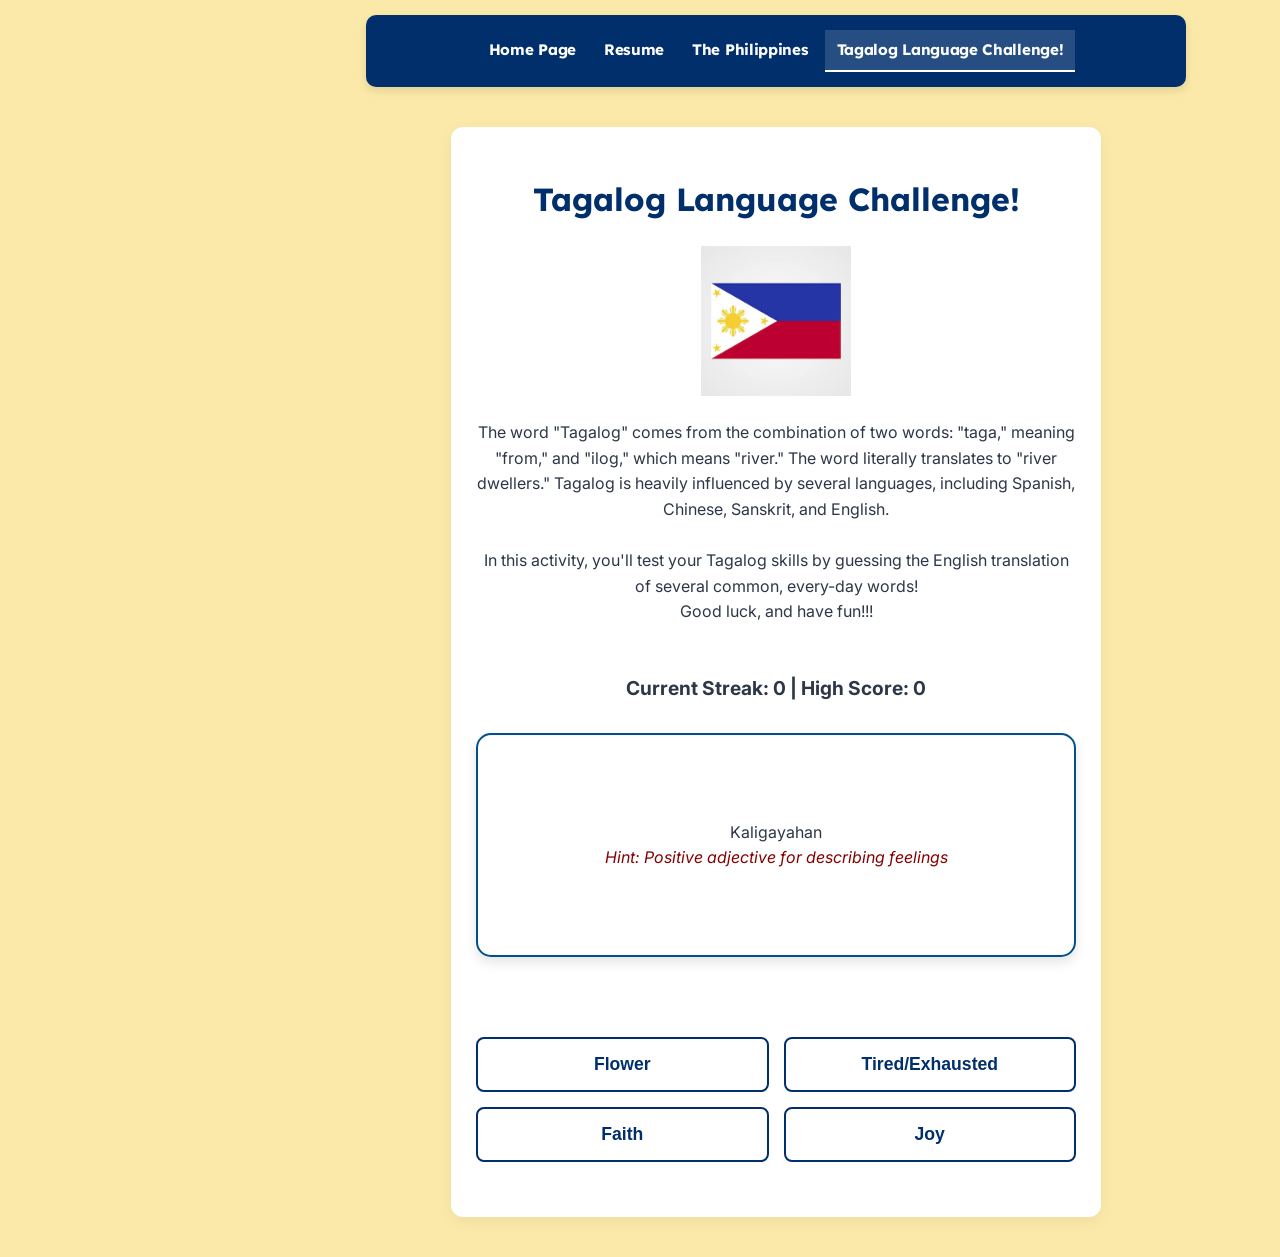
<file: app.html>
<!DOCTYPE html>
<html lang="en">
<head>
    <meta charset="UTF-8">
    <meta name="viewport" content="width=device-width, initial-scale=1.0">
    <title>Tagalog Language Challenge!</title>
    
    <link rel="preconnect" href="https://fonts.googleapis.com">
    <link rel="preconnect" href="https://fonts.gstatic.com" crossorigin>
    <link href="https://fonts.googleapis.com/css2?family=Inter:wght@400;500&family=Lexend:wght@600;700&display=swap" rel="stylesheet">
    <link rel="stylesheet" href="custom.css">
</head>
<body>
    
    <div class="nav-menu"> 
        <a href="index.html">Home Page</a>
        <a href="resume.html">Resume</a>
        <a href="scratch.html">The Philippines</a>
        <a href="app.html" class="active">Tagalog Language Challenge!</a>
    </div>

    <div class="app-container content-box">
        <h1 style="color:#002f6c; text-align:center">Tagalog Language Challenge!</h1>

        <div>
            <img src="Flag3.jpeg" height="150" alt="Filipino Flag">

            <p>
                The word "Tagalog" comes from the combination of two words: "taga," meaning "from," and "ilog," which means "river." The word literally translates to "river dwellers." Tagalog is heavily influenced by several languages, including Spanish, Chinese, Sanskrit, and English. <br><br>
                In this activity, you'll test your Tagalog skills by guessing the English translation of several common, every-day words! <br>
                Good luck, and have fun!!! <br>
            </p>

            <div class="progress-container">
                <div id="progress" class="progress-bar"></div>
            </div>

            <div class="score-tracker">
                Current Streak: <span id="streak-count">0</span> |
                High Score: <span id="high-score">0</span>
            </div>

            <!-- Note the lowercase class 'flashcard' matches your custom.css exactly -->
            <div class="flashcard">
                <div id="card-word" class="tagalog-word">Mabuhay!</div>
                <div id="card-hint" class="context-hint">Positive greeting or excited exclamation</div>
            </div>

            <div id="feedback-msg" class="feedback"></div>

            <div class="options-grid">
                <button class="btn-option" onclick="checkAnswer(0)" id="opt0">Option #1</button>
                <button class="btn-option" onclick="checkAnswer(1)" id="opt1">Option #2</button>
                <button class="btn-option" onclick="checkAnswer(2)" id="opt2">Option #3</button>
                <button class="btn-option" onclick="checkAnswer(3)" id="opt3">Option #4</button>
            </div>
        </div>

        <div id="congratulations-screen" style="display: none;">
            <h1 id="concap-heading" class="correct">🎉 Congratulations!</h1>
            <h2 id="concap-subtitle" class="home-container2">You have completed the Tagalog Language Challenge!</h2>
            
            <div class="content-box">
                <p class="score-tracker">Final Score: <span id="final-score">0</span> / <span id="total-cards">0</span> (<span id="final-percentage">0</span>%)</p>
                <p id="concap-feedback-text" class="intro-text">You've completely mastered this set. Incredible work!</p>
            </div>
            
            <!-- Added restart function call directly here -->
            <button id="btn-restart" class="btn-option" onclick="resetGame()" style="max-width: 200px; margin: 0 auto;">
                Try Again
            </button>
        </div>

    </div> <!-- Main app container close -->

    <script>
        const vocabularyPool = [
            { word: "Mabuhay", hint: "Positive greeting or excited exclamation", correct: "Welcome" },
            { word: "Nanay", hint: "Indicates an affectionate relationship with a maternal elder", correct: "Mom" },
            { word: "Tatay", hint: "Indicates an affectionate relationship with a paternal elder", correct: "Dad" },
            { word: "Kaligayahan", hint: "Positive adjective for describing feelings", correct: "Joy" },
            { word: "Pamilya", hint: "A collection of relatives", correct: "Family" },
            { word: "Simbahan", hint: "A place to go to worship", correct: "Church" },
            { word: "Pagmamahal", hint: "A feeling of affection towards someone or something", correct: "Love" },
            { word: "Umaga", hint: "Hours in the day before noon", correct: "Morning" },
            { word: "Gabi", hint: "Hours in the day after 6pm", correct: "Night/Evening" },
            { word: "Palagi", hint: "An extended or infinite period of time", correct: "Forever" },
            { word: "Maganda", hint: "A synonym for pretty or attractive", correct: "Beautiful" },
            { word: "Masarap", hint: "To taste good", correct: "Delicious" },
            { word: "Gutom", hint: "To crave or desire food", correct: "Hungry" },
            { word: "Pagod", hint: "The feeling you get at the end of a long day", correct: "Tired/Exhausted" },
            { word: "Pananampalataya", hint: "Belief in something you cannot see or feel", correct: "Faith" },
            { word: "Palengke", hint: "A place to go to shop", correct: "Market" },
            { word: "Anak", hint: "A young human", correct: "Child" },
            { word: "Aklat", hint: "Something you can read", correct: "Book" },
            { word: "Marites/Chika", hint: "Spreading neighborhood drama", correct: "Gossip" },
            { word: "Bulaklak", hint: "A pretty plant", correct: "Flower" }
        ];

        let currentCardIndex = 0;
        let streak = 0;
        let highestStreak = 0;
        let currentOptions = [];
        let score = 0; 

        function initGame() {
            vocabularyPool.sort(() => Math.random() - 0.5);
            loadCard(0);
        }

        function loadCard(index){
            if (index >= vocabularyPool.length) {
                showCongratulations(); 
                return; 
            }

            currentCardIndex = index;
            const currentItem = vocabularyPool[index];

            document.getElementById("card-word").innerText = currentItem.word;
            document.getElementById("card-hint").innerText = `Hint: ${currentItem.hint}`;
            document.getElementById("feedback-msg").innerText = "";

            let options = [currentItem.correct];
            while (options.length < 4) {
                let randomItem = vocabularyPool[Math.floor(Math.random() * vocabularyPool.length)].correct;
                if (!options.includes(randomItem)) {
                    options.push(randomItem);
                }
            }

            options.sort(() => Math.random() - 0.5);
            currentOptions = options;

            for(let i = 0; i < 4; i++){
                document.getElementById("opt" + i).innerText = options[i];
                document.getElementById("opt" + i).disabled = false;
            }

            let progressPercent = (index / vocabularyPool.length) * 100;
            document.getElementById("progress").style.width = `${progressPercent}%`;
        }

        function checkAnswer(selectedIndex) {
            const correctAnswerText = vocabularyPool[currentCardIndex].correct;
            const feedbackContainer = document.getElementById("feedback-msg");

            for(let i = 0; i < 4; i++) {
                document.getElementById("opt" + i).disabled = true;
            }

            if (currentOptions[selectedIndex] === correctAnswerText) {
                streak++;
                score++;
                feedbackContainer.className = "feedback correct";
                feedbackContainer.innerText = "Tama! (Correct!)";
                if (streak > highestStreak) {
                    highestStreak = streak;
                }
            } else {
                streak = 0;
                feedbackContainer.className = "feedback wrong"; 
                feedbackContainer.innerText = `Mali! Correct Answer: ${correctAnswerText}`;
            }

            document.getElementById("streak-count").innerText = streak;
            document.getElementById("high-score").innerText = highestStreak;

            setTimeout(() => {
                loadCard(currentCardIndex + 1);
            }, 2000);
        }

        // Added the reset wiring function directly into the HTML context scope
        function resetGame() {
            score = 0;
            streak = 0;
            document.getElementById("streak-count").innerText = streak;
            document.getElementById('congratulations-screen').style.display = 'none';
            
            // Bring the game layout boxes back into view
            document.querySelector('.flashcard').style.display = 'flex';
            document.querySelector('.options-grid').style.display = 'grid';
            document.querySelector('.progress-container').style.display = 'block';
            
            initGame();
        }

        window.onload = initGame;
    </script>

    <!-- Clean script extension link at the absolute base boundary line -->
    <script src="script.js"></script>
</body>
</html>
</file>
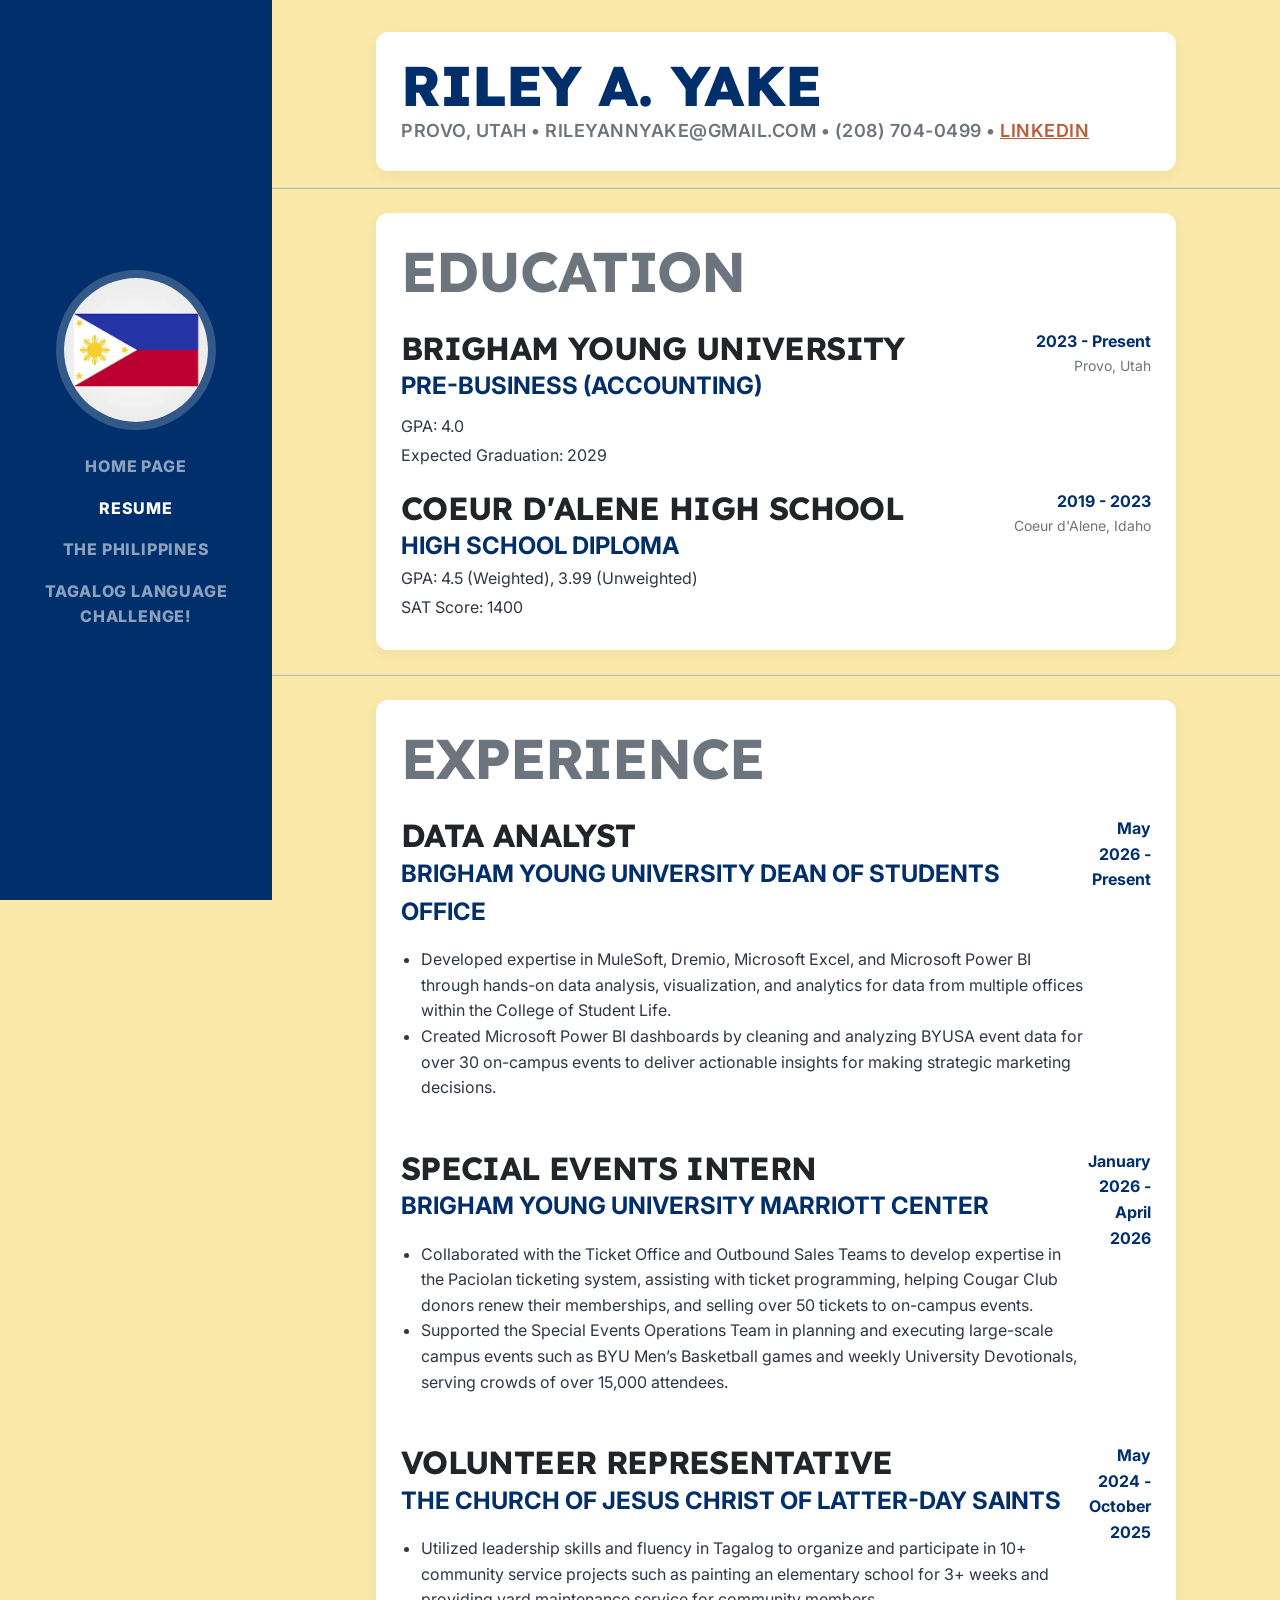
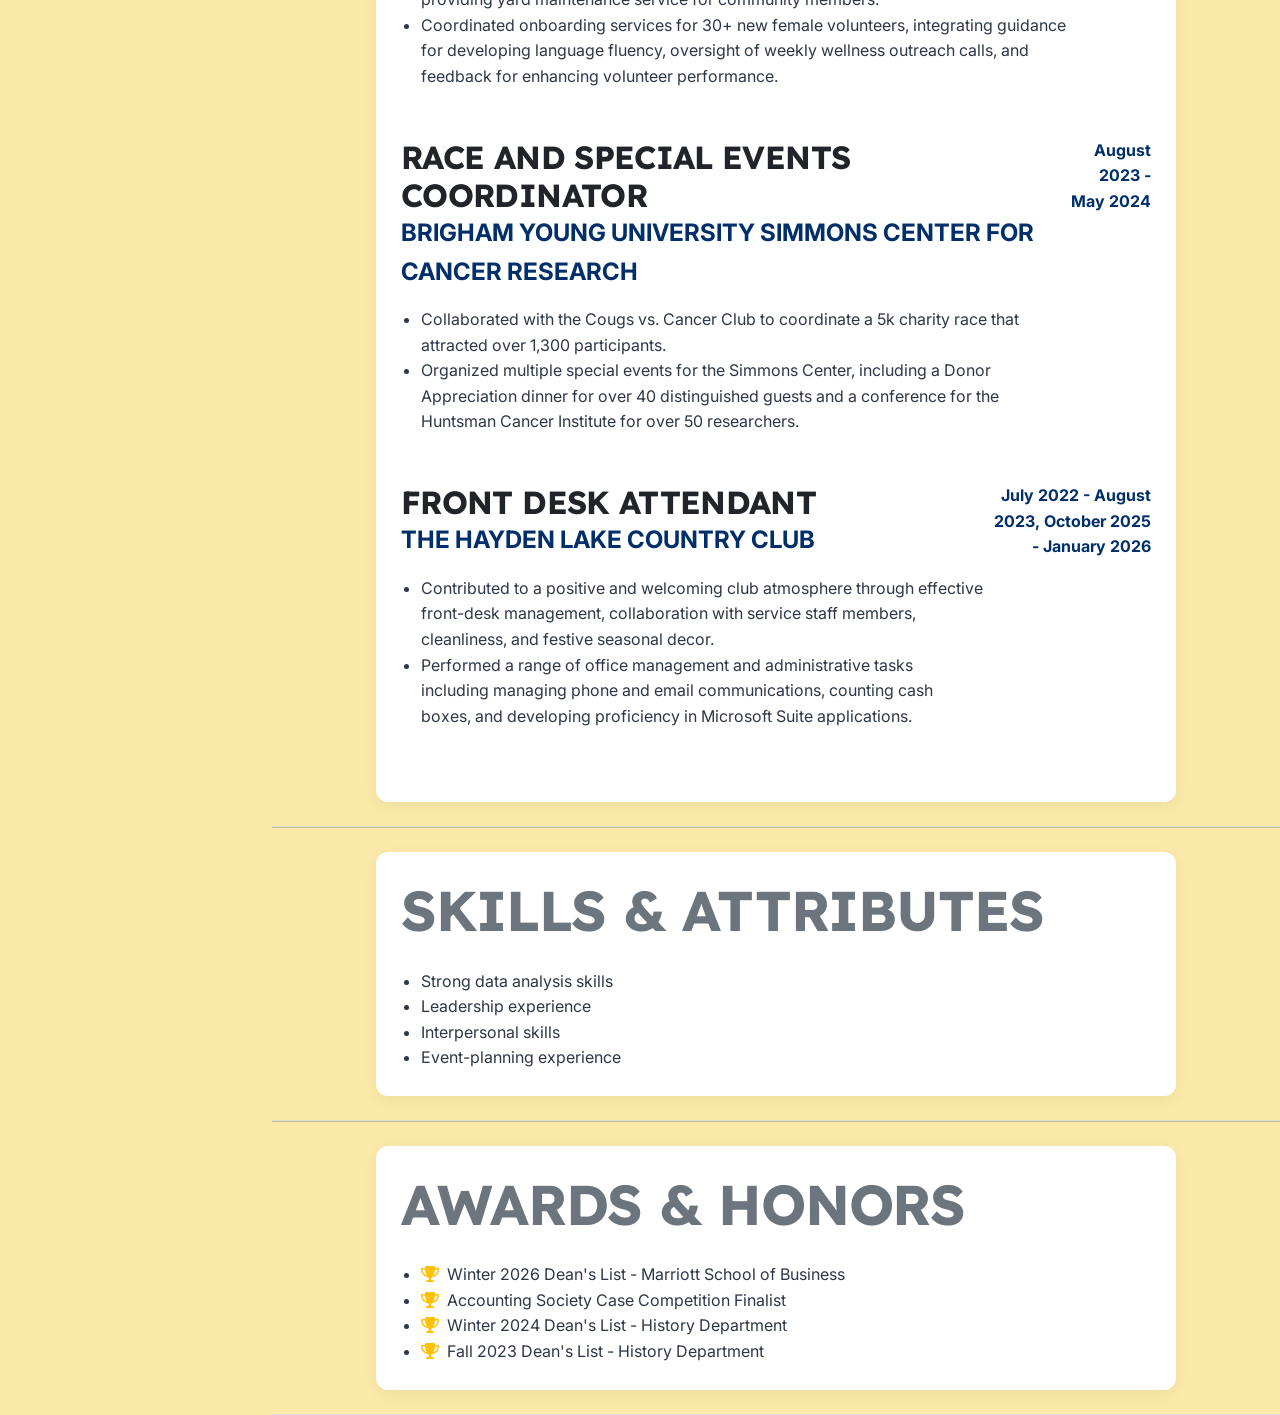
<file: resume.html>
<!DOCTYPE html>
<html lang="en">
<head>
    <meta charset="UTF-8">
    <meta name="viewport" content="width=device-width, initial-scale=1.0">
    <title>Resume</title>
    <link rel="preconnect" href="https://fonts.googleapis.com">
    <link rel="preconnect" href="https://fonts.gstatic.com" crossorigin>
    <link href="https://fonts.googleapis.com/css2?family=Inter:wght@400;500&family=Lexend:wght@600;700&display=swap" rel="stylesheet">
    <link href="https://cdn.jsdelivr.net/npm/bootstrap@5.3.3/dist/css/bootstrap.min.css" rel="stylesheet">
    <link rel="stylesheet" href="styles.css">
    <link rel="stylesheet" href="custom.css">
    <link href="https://cdnjs.cloudflare.com/ajax/libs/font-awesome/6.0.0/css/all.min.css" rel="stylesheet">
</head>
<body id="page-top">

    <!-- 🧭 Sidebar Navigation -->
    <nav class="navbar navbar-expand-lg navbar-dark bg-primary fixed-top" id="sideNav">
        <a class="navbar-brand" href="#page-top">
            <span class="d-block d-lg-none">Riley Yake</span>
            <span class="d-none d-lg-block">
                <img class="img-fluid img-profile rounded-circle mx-auto mb-2" src="Flag3.jpeg" alt="Profile" style="border: 0.5rem solid rgba(255, 255, 255, 0.2); max-width: 160px;">
            </span>
        </a>
        <button class="navbar-toggler" type="button" data-bs-toggle="collapse" data-bs-target="#navbarResponsive" aria-controls="navbarResponsive" aria-expanded="false" aria-label="Toggle navigation">
            <span class="navbar-toggler-icon"></span>
        </button>
        <div class="collapse navbar-collapse" id="navbarResponsive">
            <ul class="navbar-nav flex-column w-100 text-center">
                <li class="nav-item"><a class="nav-link" href="index.html">Home Page</a></li>
                <li class="nav-item"><a class="nav-link active" href="resume.html">Resume</a></li>
                <li class="nav-item"><a class="nav-link" href="scratch.html">The Philippines</a></li>
                <li class="nav-item"><a class="nav-link" href="app.html">Tagalog Language Challenge!</a></li>
            </ul>
        </div>
    </nav>

    <!-- 📦 Main Content Container -->
    <div class="container-fluid p-0">

<!-- Header Section -->
<section class="resume-section d-flex align-items-center" style="padding: 2rem 2rem 1rem 2rem !important; min-height: auto !important; height: auto !important;">
    <div class="resume-section-content content-box w-100" style="max-width: 800px; margin: 0 auto;">
        
        <!-- Main Heading: Keeps your Bootstrap sizing but forces the exact crisp blue from the image -->
        <h1 class="mb-1 text-uppercase" style="font-size: 3.5rem; font-weight: 800; color: #002f6c !important; font-family: sans-serif; letter-spacing: -0.5px;">
            Riley A. Yake
        </h1>

        <!-- Subheading Container: Consolidated into a clean, small text line -->
        <div class="subheading text-secondary">
            <p class="mb-0" style="font-size: 18px; color: #6c757d !important; font-family: sans-serif; letter-spacing: 0.5px; font-weight: 600;">
                Provo, Utah • rileyannyake@gmail.com • (208) 704-0499 • <a href="https://www.linkedin.com/in/riley-yake" target="_blank" rel="noopener noreferrer">LinkedIn</a>
            </p>   
        </div>

    </div>
</section>

        <hr class="m-0" />

        <!-- 🎓 EDUCATION SECTION -->
        <section class="resume-section d-flex align-items-center" id="education" style="padding: 1.5rem 2rem !important; min-height: auto !important; height: auto !important;">
            <div class="resume-section-content content-box w-100" style="max-width: 800px; margin: 0 auto;">
                <h2 class="mb-4 text-uppercase text-secondary">Education</h2>

                <div class="d-flex flex-column flex-md-row justify-content-between mb-3">
                    <div class="flex-grow-1">
                        <h3 class="mb-0 text-dark">Brigham Young University</h3>
                        <div class="subheading mb-2 text-primary fw-bold">Pre-Business (Accounting)</div>
                        <p class="mb-1">GPA: 4.0</p>
                        <p class="mb-1">Expected Graduation: 2029</p>
                    </div>
                    <div class="resume-date text-md-end mt-2 mt-md-0">
                        <span class="text-primary fw-bold">2023 - Present</span>
                        <div class="text-muted small">Provo, Utah</div>
                    </div>
                </div>

                <div class="d-flex flex-column flex-md-row justify-content-between">
                    <div class="flex-grow-1">
                        <h3 class="mb-0 text-dark">Coeur d'Alene High School</h3>
                        <div class="subheading text-primary fw-bold">High School Diploma</div>
                        <p class="mb-1">GPA: 4.5 (Weighted), 3.99 (Unweighted)</p>
                        <p class="mb-1">SAT Score: 1400</p>
                    </div>
                    <div class="resume-date text-md-end mt-2 mt-md-0">
                        <span class="text-primary fw-bold">2019 - 2023</span>
                        <div class="text-muted small">Coeur d'Alene, Idaho</div>
                    </div>
                </div>
            </div>
        </section>

        <hr class="m-0" />

        <!-- 💼 WORK EXPERIENCE SECTION -->
        <section class="resume-section d-flex align-items-center" id="experience" style="padding: 1.5rem 2rem !important; min-height: auto !important; height: auto !important;">
            <div class="resume-section-content content-box w-100" style="max-width: 800px; margin: 0 auto;">
                <h2 class="mb-4 text-uppercase text-secondary">Experience</h2>

                <div class="d-flex flex-column flex-md-row justify-content-between mb-5">
                    <div class="flex-grow-1">
                        <h3 class="mb-0 text-dark">Data Analyst</h3>
                        <div class="subheading mb-3 text-primary fw-bold">Brigham Young University Dean of Students Office</div>
                        <ul class="resume-bulleted-list" style="padding-left: 20px; color: #000000;">
                            <li>Developed expertise in MuleSoft, Dremio, Microsoft Excel, and Microsoft Power BI through hands-on data analysis, visualization, and analytics for data from multiple offices within the College of Student Life.</li>
                            <li>Created Microsoft Power BI dashboards by cleaning and analyzing BYUSA event data for over 30 on-campus events to deliver actionable insights for making strategic marketing decisions.</li>
                        </ul>
                    </div>
                    <div class="resume-date text-md-end mt-2 mt-md-0">
                        <span class="text-primary fw-bold">May 2026 - Present</span>
                    </div>
                </div>

                <div class="d-flex flex-column flex-md-row justify-content-between mb-5">
                    <div class="flex-grow-1">
                        <h3 class="mb-0 text-dark">Special Events Intern</h3>
                        <div class="subheading mb-3 text-primary fw-bold">Brigham Young University Marriott Center</div>
                        <ul class="resume-bulleted-list" style="padding-left: 20px; color: #000000;">
                            <li>Collaborated with the Ticket Office and Outbound Sales Teams to develop expertise in the Paciolan ticketing system, assisting with ticket programming, helping Cougar Club donors renew their memberships, and selling over 50 tickets to on-campus events.</li>
                            <li>Supported the Special Events Operations Team in planning and executing large-scale campus events such as BYU Men’s Basketball games and weekly University Devotionals, serving crowds of over 15,000 attendees.</li>
                        </ul>
                    </div>
                    <div class="resume-date text-md-end mt-2 mt-md-0">
                        <span class="text-primary fw-bold">January 2026 - April 2026</span>
                    </div>
                </div>

                <div class="d-flex flex-column flex-md-row justify-content-between mb-5">
                    <div class="flex-grow-1">
                        <h3 class="mb-0 text-dark">Volunteer Representative</h3>
                        <div class="subheading mb-3 text-primary fw-bold">The Church of Jesus Christ of Latter-day Saints</div>
                        <ul class="resume-bulleted-list" style="padding-left: 20px; color: #000000;">
                            <li>Utilized leadership skills and fluency in Tagalog to organize and participate in 10+ community service projects such as painting an elementary school for 3+ weeks and providing yard maintenance service for community members.</li>
                            <li>Coordinated onboarding services for 30+ new female volunteers, integrating guidance for developing language fluency, oversight of weekly wellness outreach calls, and feedback for enhancing volunteer performance.</li>
                        </ul>
                    </div>
                    <div class="resume-date text-md-end mt-2 mt-md-0">
                        <span class="text-primary fw-bold">May 2024 - October 2025</span>
                    </div>
                </div>

                <div class="d-flex flex-column flex-md-row justify-content-between mb-5">
                    <div class="flex-grow-1">
                        <h3 class="mb-0 text-dark">Race and Special Events Coordinator</h3>
                        <div class="subheading mb-3 text-primary fw-bold">Brigham Young University Simmons Center for Cancer Research</div>
                        <ul class="resume-bulleted-list" style="padding-left: 20px; color: #000000;">
                            <li>Collaborated with the Cougs vs. Cancer Club to coordinate a 5k charity race that attracted over 1,300 participants.</li>
                            <li>Organized multiple special events for the Simmons Center, including a Donor Appreciation dinner for over 40 distinguished guests and a conference for the Huntsman Cancer Institute for over 50 researchers.</li>
                        </ul>
                    </div>
                    <div class="resume-date text-md-end mt-2 mt-md-0">
                        <span class="text-primary fw-bold">August 2023 - May 2024</span>
                    </div>
                </div>

                <div class="d-flex flex-column flex-md-row justify-content-between mb-5">
                    <div class="flex-grow-1">
                        <h3 class="mb-0 text-dark">Front Desk Attendant</h3>
                        <div class="subheading mb-3 text-primary fw-bold">The Hayden Lake Country Club</div>
                        <ul class="resume-bulleted-list" style="padding-left: 20px; color: #000000;">
                            <li>Contributed to a positive and welcoming club atmosphere through effective front-desk management, collaboration with service staff members, cleanliness, and festive seasonal decor.</li>
                            <li>Performed a range of office management and administrative tasks including managing phone and email communications, counting cash boxes, and developing proficiency in Microsoft Suite applications.</li>
                        </ul>
                    </div>
                    <div class="resume-date text-md-end mt-2 mt-md-0">
                        <span class="text-primary fw-bold">July 2022 - August 2023, October 2025 - January 2026</span>
                    </div>
                </div>

            </div>
        </section>

        <hr class="m-0" />

        <!-- 🛠️ SKILLS SECTION -->
        <section class="resume-section d-flex align-items-center" id="skills" style="padding: 1.5rem 2rem !important; min-height: auto !important; height: auto !important;">
            <div class="resume-section-content content-box w-100" style="max-width: 800px; margin: 0 auto;">
                <h2 class="mb-4 text-uppercase text-secondary">Skills & Attributes</h2>
                <ul class="resume-bulleted-list" style="padding-left: 20px; color: #000000;">
                    <li>Strong data analysis skills</li>
                    <li>Leadership experience</li>
                    <li>Interpersonal skills</li>
                    <li>Event-planning experience</li>
                </ul>
            </div>
        </section>

        <hr class="m-0" />

        <!-- 🏆 AWARDS & HONORS SECTION -->
        <section class="resume-section d-flex align-items-center" id="awards" style="padding: 1.5rem 2rem !important; min-height: auto !important; height: auto !important;">
            <div class="resume-section-content content-box w-100" style="max-width: 800px; margin: 0 auto;">
                <h2 class="mb-4 text-uppercase text-secondary">Awards & Honors</h2>
                <ul class="resume-bulleted-list" style="padding-left: 20px; color: #000000;">
                    <li><i class="fa-solid fa-trophy text-warning me-2"></i>Winter 2026 Dean's List - Marriott School of Business</li>
                    <li><i class="fa-solid fa-trophy text-warning me-2"></i>Accounting Society Case Competition Finalist</li>
                    <li><i class="fa-solid fa-trophy text-warning me-2"></i>Winter 2024 Dean's List - History Department</li>
                    <li><i class="fa-solid fa-trophy text-warning me-2"></i>Fall 2023 Dean's List - History Department</li>
                </ul>
            </div>
        </section>

    </div>

    <script src="https://cdn.jsdelivr.net/npm/bootstrap@5.3.3/dist/js/bootstrap.bundle.min.js"></script>
</body>
</html>
</file>
<file: custom.css>
body {
    background-color: rgb(250, 233, 168) !important; /* Forces yellow across ALL pages */
    margin: 50px;                                      /* Restores your original 50px side margins */
    padding: 0;
}

body, p, span, li, div {
    font-family: 'Inter', -apple-system, BlinkMacSystemFont, sans-serif !important;
    color: #2d3748;            
    line-height: 1.6;          
}

h1 {
    color: #002f6c !important; 
    font-family: 'Lexend', sans-serif !important;
}

h2, h3, .nav-menu a, .home-container2 a {
    font-family: 'Lexend', sans-serif !important;
    letter-spacing: -0.02em;   
    color: #2d3748;
}

/* Content Containers */
.content-box {
    background-color: #ffffff;
    padding: 25px;
    border-radius: 12px;
    margin: 30px auto;        /* auto balances the sides to center the boxes! */
    box-shadow: 0 4px 15px rgba(0, 0, 0, 0.05); 
    max-width: 800px;
    width: 90%;                
}

/* App Styles */
.app-container {
    max-width: 600px;
    margin: 40px auto;
    text-align: center;
}

.flashcard {
    background-color: #ffffff;
    border: 2px solid #00518b;
    border-radius: 15px;
    padding: 50px 20px;
    margin: 30px auto;
    min-height: 120px;
    display: flex;
    flex-direction: column;
    justify-content: center;
    align-items: center;
    box-shadow: 0 6px 12px rgba(0,0,0,0.1);
    transition: transform 0.2s;
}

.flashcard.hover {
    transform: scale(1.02);
}

.context-hint {
    font-size: 1rem;
    color: #850000;
    font-style: italic;
}

.options-grid {
    display: grid;
    grid-template-columns: 1fr 1fr;
    gap: 15px;
    margin-bottom: 30px;
}

.btn-option {
    background-color: #ffffff;
    border: 2px solid #002f6c;
    color: #002f6c;
    padding: 15px;
    font-size: 1.1rem;
    font-weight: bold;
    border-radius: 8px;
    cursor: pointer;
    transition: all 0.3s;
}

.btn-option:hover {
    background-color: #002f6c;
    color: #ffffff;
}

.score-tracker {
    font-size: 1.2rem;
    margin-bottom: 15px;
    font-weight: bold;
}

.feedback {
    font-size: 1.3rem;
    font-weight: bold;
    height: 30px;
    margin-bottom: 20px;
}

.correct {
    color: #015e06;
}

.incorrect {
    color: #d60404;
}

.progress-container {
    background-color: #ffffff;
    border-radius: 10px;
    height: 12px;
    width: 100%;
    margin-bottom: 20px;
    overflow: hidden;
}

.progress-bar {
    background-color: #002f6c;
    height: 100%;
    width: 0%;
    transition: width 0.3s ease;
}

/* Resume Styles */
.resume-container {
    text-align: left;
    max-width: 800px;
}

.resume-header {
    text-align: center;
    border-bottom: 2px solid #00123b;
    padding-bottom: 20px;
    margin-bottom: 25px;
}

.resume-header h1 {
    margin-bottom: 5px;
    color: #00123b;
}

.resume-subtitle {
    margin: 0;
    font-size: 0.95rem;
    color: #2e52a6;
}

.resume-section {
    color: #2e52a6;
    border-bottom: 1px solid #ddd;
    padding-bottom: 5px;
}

.resume-row {
    display: flex;
    justify-content: space-between;
    font-style: normal;
    color: #000000;
    margin-bottom: 5px;
}

.resume-list {
    margin-top: 20px;
    padding-left: 20px;
    line-height: 1.5;
}

.resume-bulleted-list {
    padding-left: 20px;
    margin: 0;
    line-height: 1.5;
    color: #000000;
}

.job-spacing {
    margin-top: 20px;
}

/* Home Page Styles */
.home-container {
    max-width: 800px;
    margin: 40px auto;
    text-align: center;
}

.home-container1 {
    text-align: center;
    color: #000000;
    margin-top: 20px;
}

.home-container2 {
    text-align: center;
    color: #002f6c;
    max-width: 800px;
    width: 100%;
    margin-left: auto;
    margin-right: auto;
}

.profile-section {
    margin: 25px 0;
}

.intro-text {
    font-size: 1rem;
    line-height: 1.7;
    color: #333;
    text-align: justify;
    margin-bottom: 30px;
    text-align: center;
}

.portal-grid {
    display: grid;
    grid-template-columns: repeat(3,1fr);
    gap: 20px;
    margin-top: 30px;
}

.portal-card {
    background-color: #ffffff;
    border: 2px solid #002f6c;
    border-radius: 10px;
    padding: 20px;
    text-decoration: none;
    color: #333;
}

.portal-card-hover {
    transform: translateY(-5px);
    background-color: #002f6c;
    color: #ffffff;
}

.portal-card3 {
    margin-top: 0;
    color:#002f6c;
}

.portal-card:hover {
    font-size: 0.95rem;
    margin-bottom: 0;
}

.nav-menu {
    background-color: #002f6c;
    padding: 15px 10px;
    position: sticky;
    top: 10px;                
    width: 100% !important;       
    max-width: 800px !important;
    margin: 15px auto 30px auto !important; 
    border-radius: 10px;      
    box-shadow: 0 4px 8px rgba(0, 0, 0, 0.1);
    z-index: 1000;
    display: block !important;
    text-align: center;
}

.nav-menu a {
    color: #ffffff;
    text-decoration: none;
    font-weight: bold;
    font-size: 0.95rem;          
    padding: 8px 12px !important;           
    display: inline-block;
    white-space: nowrap;         
}

.nav-menu a:hover {
    background-color: #ffffff;
    color: #002f6c;
}

.nav-menu a.active {
    background-color: rgba(255, 255, 255, 0.15);
    border-bottom: 2px solid #ffffff;
    border-radius: 0;
}

.nav-menu a:visited {
    color: #ffffff;
}

/* sub-boxes */
.home-container3 {
    background-color: #9bcdff;    
    border: 2px solid #002f6c;    
    padding: 12px 20px;
    border-radius: 10px;          
    width: fit-content;           
    max-width: 90%;
    margin: 20px auto 30px auto;  
    display: flex;
    justify-content: center;
    align-items: center;
    gap: 15px;                    
    box-shadow: 0 4px 10px rgba(0, 0, 0, 0.05);
}

.home-container3 a {
    color: #002f6c;               
    text-decoration: none;
    font-weight: bold;
    font-size: 0.95rem;
    padding: 6px 12px;
    border-radius: 5px;
    white-space: nowrap;          
    transition: all 0.2s ease-in-out;
}

.home-container3 a:visited {
    color: #002f6c;
}

.home-container3 a:hover {
    background-color: #002f6c;    
    color: #ffffff;               
}

.home-container4 {
    background-color: #a4cdff !important; 
    border: 2px solid #002f6c !important; 
    padding: 12px 24px !important;
    border-radius: 12px !important;       
    max-width: 750px !important;          
    margin: 25px auto !important;         
    display: flex !important;
    justify-content: space-around !important; 
    align-items: center !important;
    gap: 15px !important;
}

.home-container4 a,
.home-container4 a:link,
.home-container4 a:visited {
    color: #002f6c !important;           
    text-decoration: none !important;    
    font-weight: bold !important;
    font-size: 0.95rem !important;
    padding: 6px 14px !important;
    border-radius: 6px !important;
    white-space: nowrap !important;      
    transition: all 0.2s ease-in-out !important;
}

.home-container4 a:hover {
    background-color: #002f6c !important;
    color: #ffffff !important;           
}

/* Photo Gallery */
.photo-gallery {
    display: flex;
    justify-content: center; 
    gap: 20px;               
    margin-top: 30px;        
    margin-bottom: 15px;     
    flex-wrap: wrap;         
}

.photo-gallery img {
    width: 100%;
    max-width: 280px;        
    height: 220px;           
    object-fit: cover;       
    border-radius: 12px;     
    border: 1px solid rgba(0, 0, 0, 0.08); 
    box-shadow: 0 4px 12px rgba(0, 0, 0, 0.06); 
    transition: transform 0.25s ease-in-out, box-shadow 0.25s ease-in-out;
}

.photo-gallery img:hover {
    transform: translateY(-4px); 
    box-shadow: 0 8px 20px rgba(0, 0, 0, 0.12); 
}

/* Video Container */
.video-container {
    display: flex;
    justify-content: center; 
    align-items: center;
    margin: 30px auto;       
    width: 100%;
}

.video-container iframe {
    border-radius: 12px;     
    box-shadow: 0 4px 15px rgba(0, 0, 0, 0.1); 
    border: none;            
}

/* Back to Top */
a[href="#top"], 
a[href="#"]:is(:link, :visited) {
    display: inline-block;
    background-color: #002f6c;    
    color: #ffffff !important;    
    text-decoration: none !important; 
    font-family: 'Lexend', sans-serif !important;
    font-size: 0.85rem !important;
    font-weight: bold;
    letter-spacing: 0.03em;
    text-transform: uppercase;    
    padding: 10px 18px;
    border-radius: 30px;          
    box-shadow: 0 4px 10px rgba(0, 0, 0, 0.08);
    float: right;                 
    margin-top: 20px;
    margin-right: 10px;
    transition: all 0.2s ease-in-out;
}

a[href="#top"]:hover,
a[href="#"]:hover {
    background-color: #a4cdff;    
    color: #002f6c !important;    
    transform: translateY(-2px);  
    box-shadow: 0 6px 15px rgba(0, 0, 0, 0.12);
}

/* ==========================================
   START BOOTSTRAP RESUME TEMPLATE OVERRIDES
   ========================================== */
#sideNav {
    background-color: #002f6c !important;
}

.text-primary {
    color: #002f6c !important;
}

.btn-outline-primary {
    color: #002f6c !important;
    border-color: #002f6c !important;
}

.btn-outline-primary:hover {
    background-color: #002f6c !important;
    color: #ffffff !important;
}

/* Desktop layout configurations */
@media (min-width: 992px) {
    body {
        padding-left: 17rem !important;
        margin: 0 !important;
    }
}

/* Mobile/Top Banner layout configurations */
@media (max-width: 991.98px) {
    body {
        padding-top: 12rem !important; /* Safely clears the sticky header banner view */
        margin: 20px !important;
    }
}
</file>
